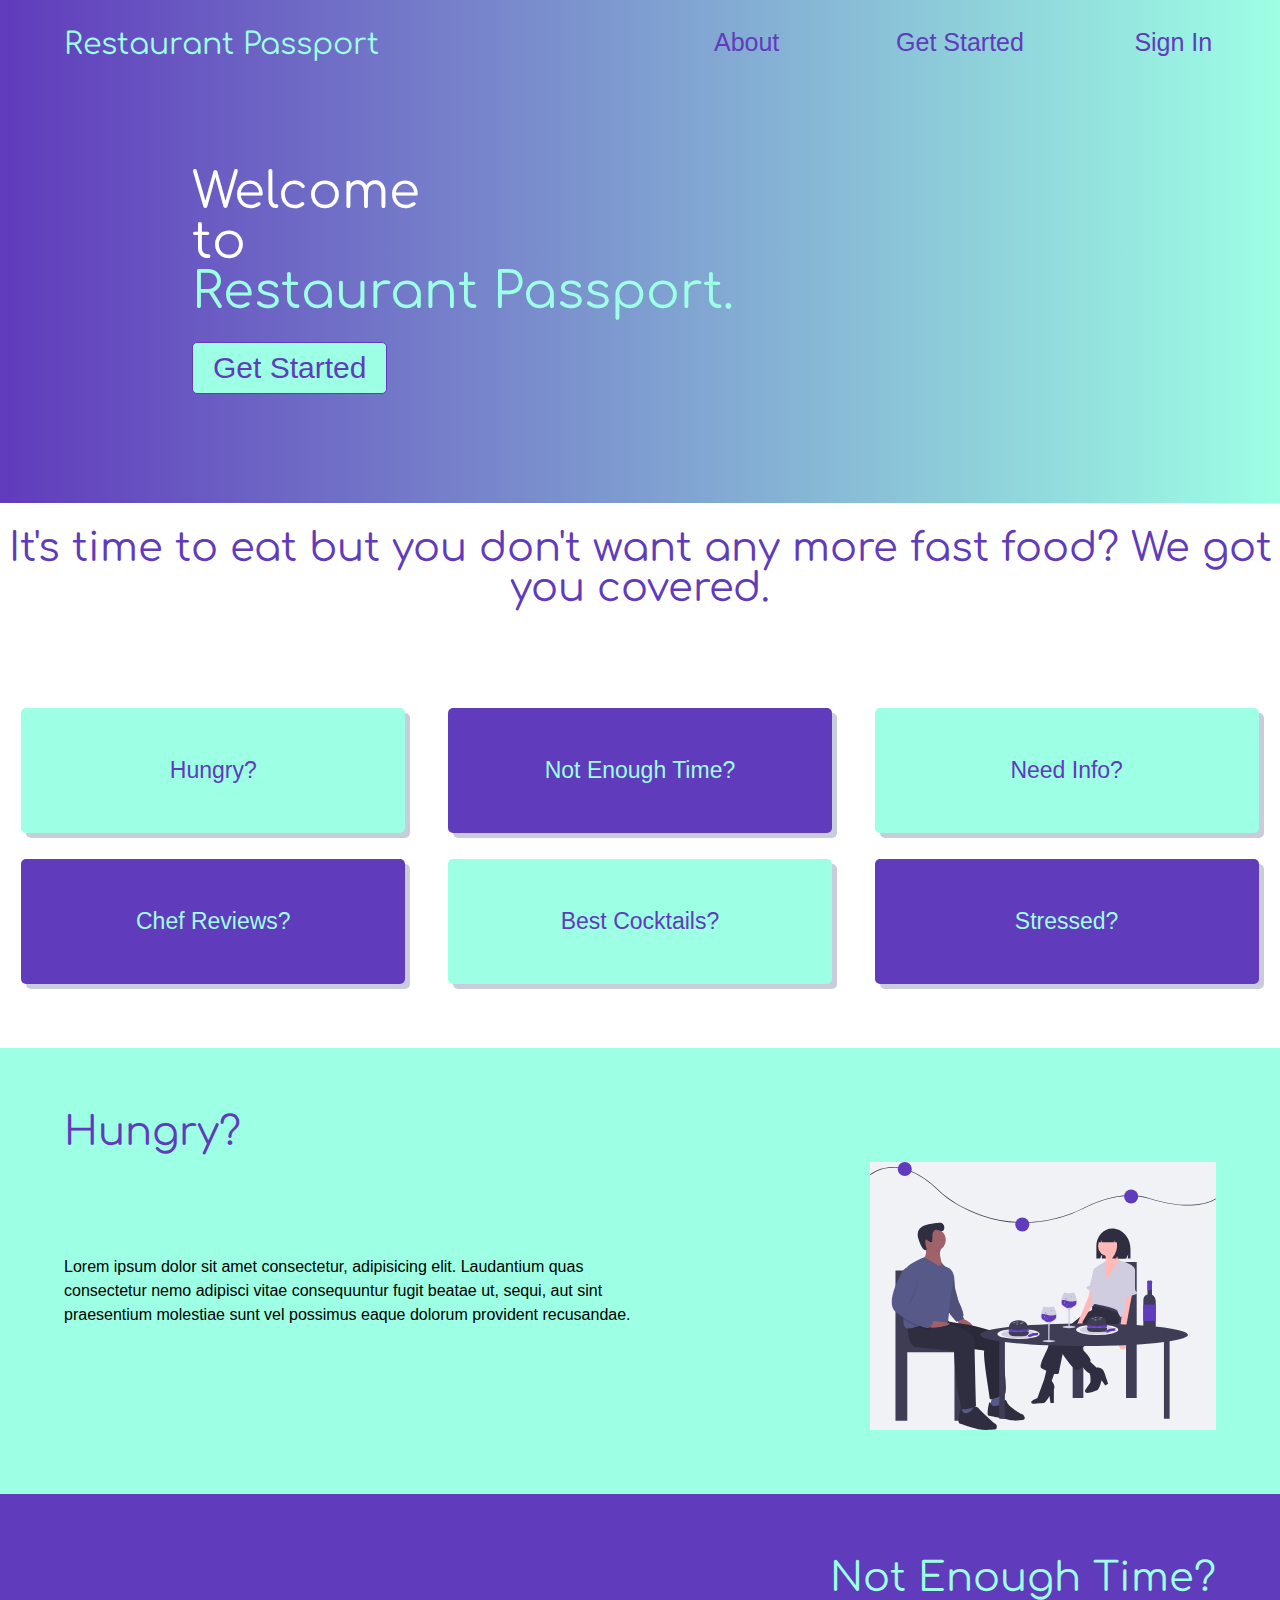
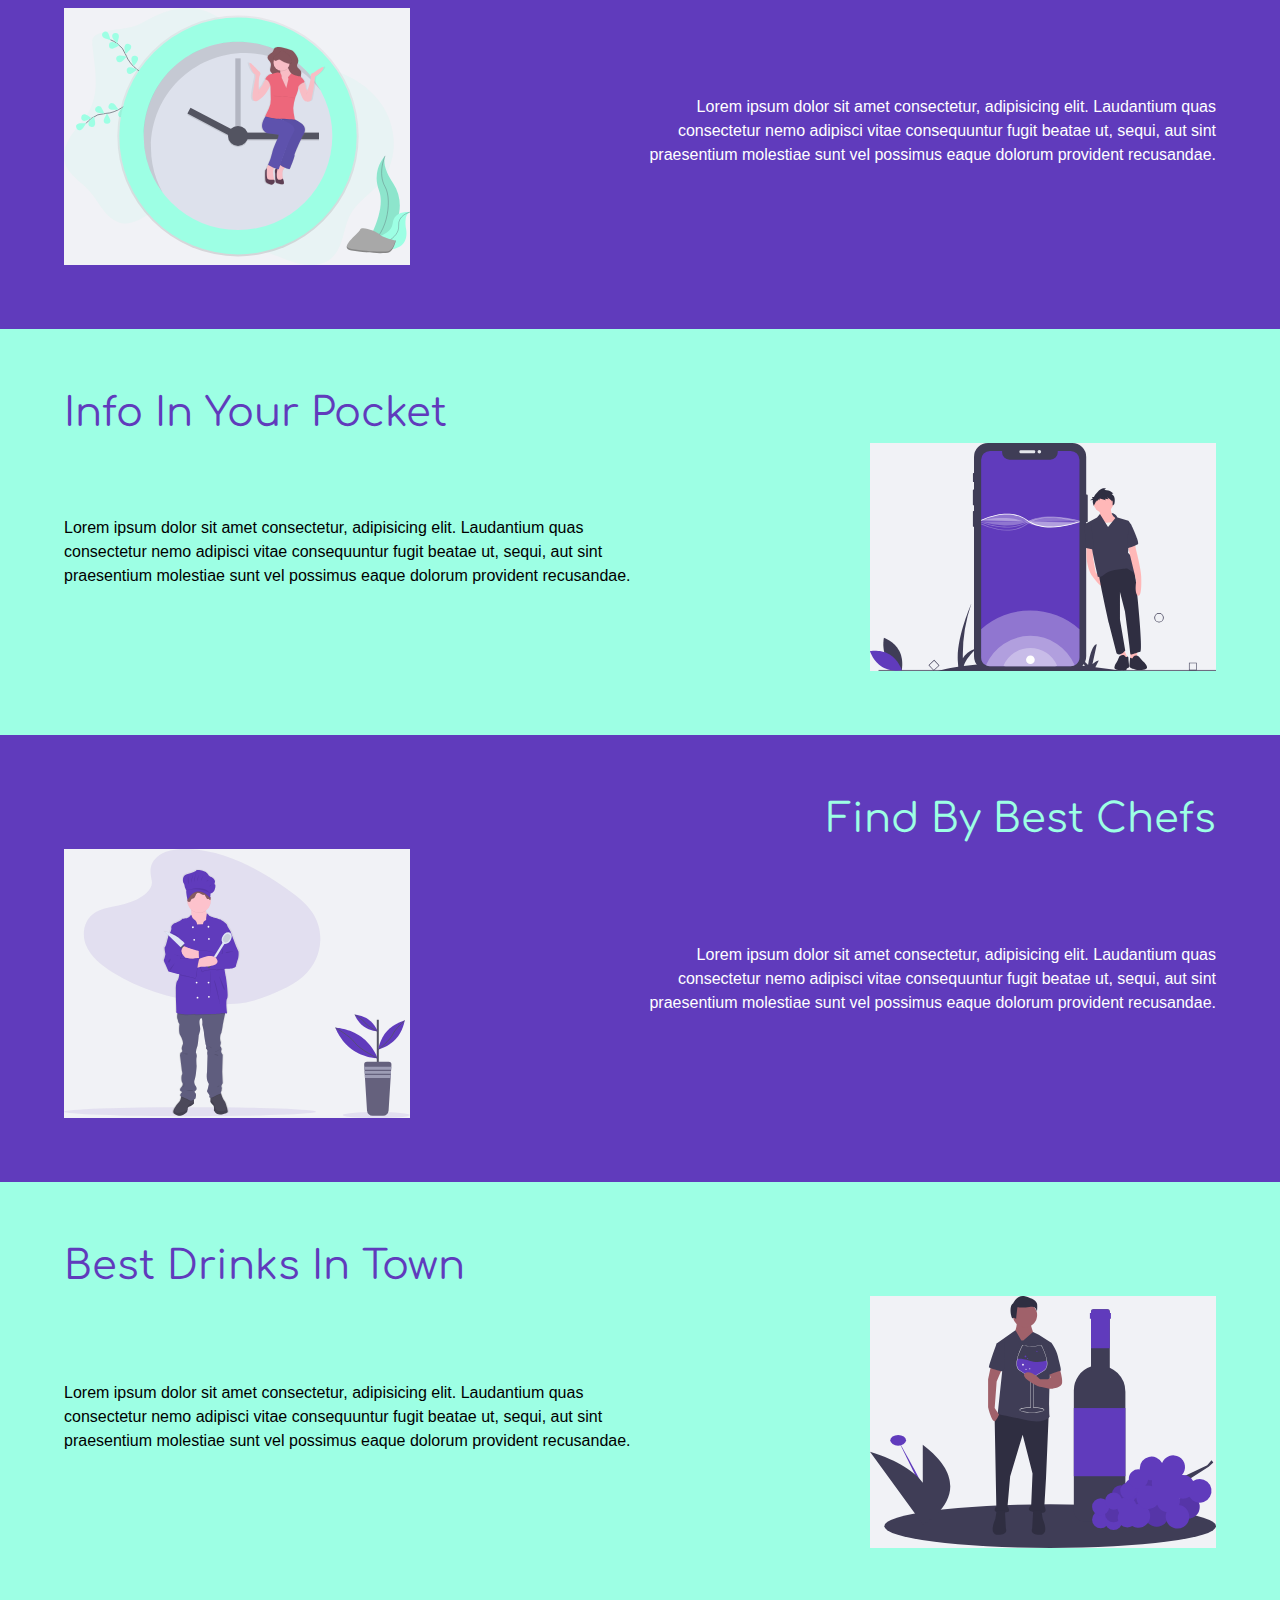
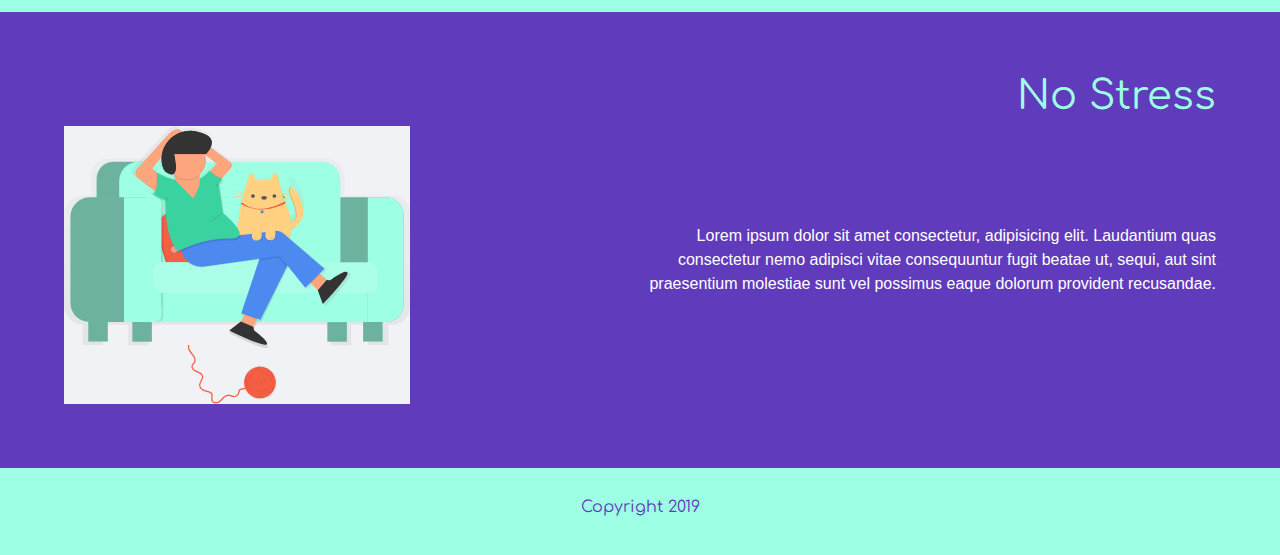
<file: index.html>
<!doctype html>

<html lang="en">

<head>
  <meta charset="utf-8">
  <meta name=viewport content="width=device-width, initial-scale=1.0">
  <link rel="stylesheet/less" type="text/css" href="styles.less" />

  <title>Restaurant Passport</title>

  <link rel="stylesheet" href="css/index.css">
  <link href="https://fonts.googleapis.com/css?family=Comfortaa&display=swap" rel="stylesheet">

  <!--[if lt IE 9]>
    <script src="https://cdnjs.cloudflare.com/ajax/libs/html5shiv/3.7.3/html5shiv.js"></script>
  <![endif]-->
</head>

<body>
    <div class="container-home">
        <!-- Navbar -->
        <header>
            <div class="navbar">
                <h1>Restaurant Passport <i class="fas fa-utensils"></i></h1>
                <nav>
                    <a href="aboutus.html">About</a>
                    <a href="#">Get Started</a>
                    <a href="#">Sign In</a>
                </nav>
            </div>
            <div class="welcome">
                <h2>Welcome <br> to <br> <span>Restaurant Passport.</span></h2>
                <a href="#">Get Started</a>
            </div>
        </header>
    </div>
    <div class="tabs-section">
        <h2>It's time to eat but you don't want any more fast food? We got you covered.</h2>
        <div class="tabs">
            <a href="#hungry" class="tab">Hungry?</a>
            <a href="#time" class="tab">Not Enough Time?</a>
            <a href="#info" class="tab">Need Info?</a>
            <a href="#chef" class="tab">Chef Reviews?</a>
            <a href="#drinks" class="tab">Best Cocktails?</a>
            <a href="#stress" class="tab">Stressed?</a>
        </div>
    </div>
    <div class="main-content">
        <section id="hungry">
            <h2>Hungry?</h2>
            <div class="info">
                <p>Lorem ipsum dolor sit amet consectetur, adipisicing elit. Laudantium quas consectetur nemo adipisci
                    vitae consequuntur fugit beatae ut, sequi, aut sint praesentium molestiae sunt vel possimus eaque
                    dolorum provident recusandae.</p>
                <img src="./images/undraw_special_event_4aj8.svg" alt="drawing of people eating">
            </div>
        </section>
        <section id="time">
            <h2>Not Enough Time?</h2>
            <div class="info">
                <img src="./images/undraw_time_management_30iu (1).svg"
                    alt="drawing of woman sitting on hand of a clocl">
                <p>Lorem ipsum dolor sit amet consectetur, adipisicing elit. Laudantium quas consectetur nemo adipisci
                    vitae consequuntur fugit beatae ut, sequi, aut sint praesentium molestiae sunt vel possimus eaque
                    dolorum provident recusandae.</p>
            </div>
        </section>
        <section id="info">
            <h2>Info In Your Pocket</h2>
            <div class="info">
                <p>Lorem ipsum dolor sit amet consectetur, adipisicing elit. Laudantium quas consectetur nemo adipisci
                    vitae consequuntur fugit beatae ut, sequi, aut sint praesentium molestiae sunt vel possimus eaque
                    dolorum provident recusandae.</p>
                <img src="./images/undraw_Mobile_application_mr4r.svg" alt="drawing of man standing beside phone">
            </div>
        </section>
        <section id="chef">
            <h2>Find By Best Chefs</h2>
            <div class="info">
                <img src="./images/undraw_Chef_cu0r.svg" alt="drawing of chef">
                <p>Lorem ipsum dolor sit amet consectetur, adipisicing elit. Laudantium quas consectetur nemo adipisci
                    vitae consequuntur fugit beatae ut, sequi, aut sint praesentium molestiae sunt vel possimus eaque
                    dolorum provident recusandae.</p>
            </div>
        </section>
        <section id="drinks">
            <h2>Best Drinks In Town</h2>
            <div class="info">
                <p>Lorem ipsum dolor sit amet consectetur, adipisicing elit. Laudantium quas consectetur nemo adipisci
                    vitae consequuntur fugit beatae ut, sequi, aut sint praesentium molestiae sunt vel possimus eaque
                    dolorum provident recusandae.</p>
                <img src="./images/undraw_wine_tasting_30vw.svg" alt="drawing of man holding wine glass">
            </div>
        </section>
        <section id="stress">
            <h2>No Stress</h2>
            <div class="info">
                <img src="./images/undraw_chilling_8tii (1).svg" alt="drawing of woman sitting on couch with dog">
                <p>Lorem ipsum dolor sit amet consectetur, adipisicing elit. Laudantium quas consectetur nemo adipisci
                    vitae consequuntur fugit beatae ut, sequi, aut sint praesentium molestiae sunt vel possimus eaque
                    dolorum provident recusandae.</p>
            </div>
            <a href="#">Get Started</a>
        </section>
    </div>
    <div class="footer-area">
        <h4>Copyright 2019</h4>
    </div>
</body>

</html>
</file>
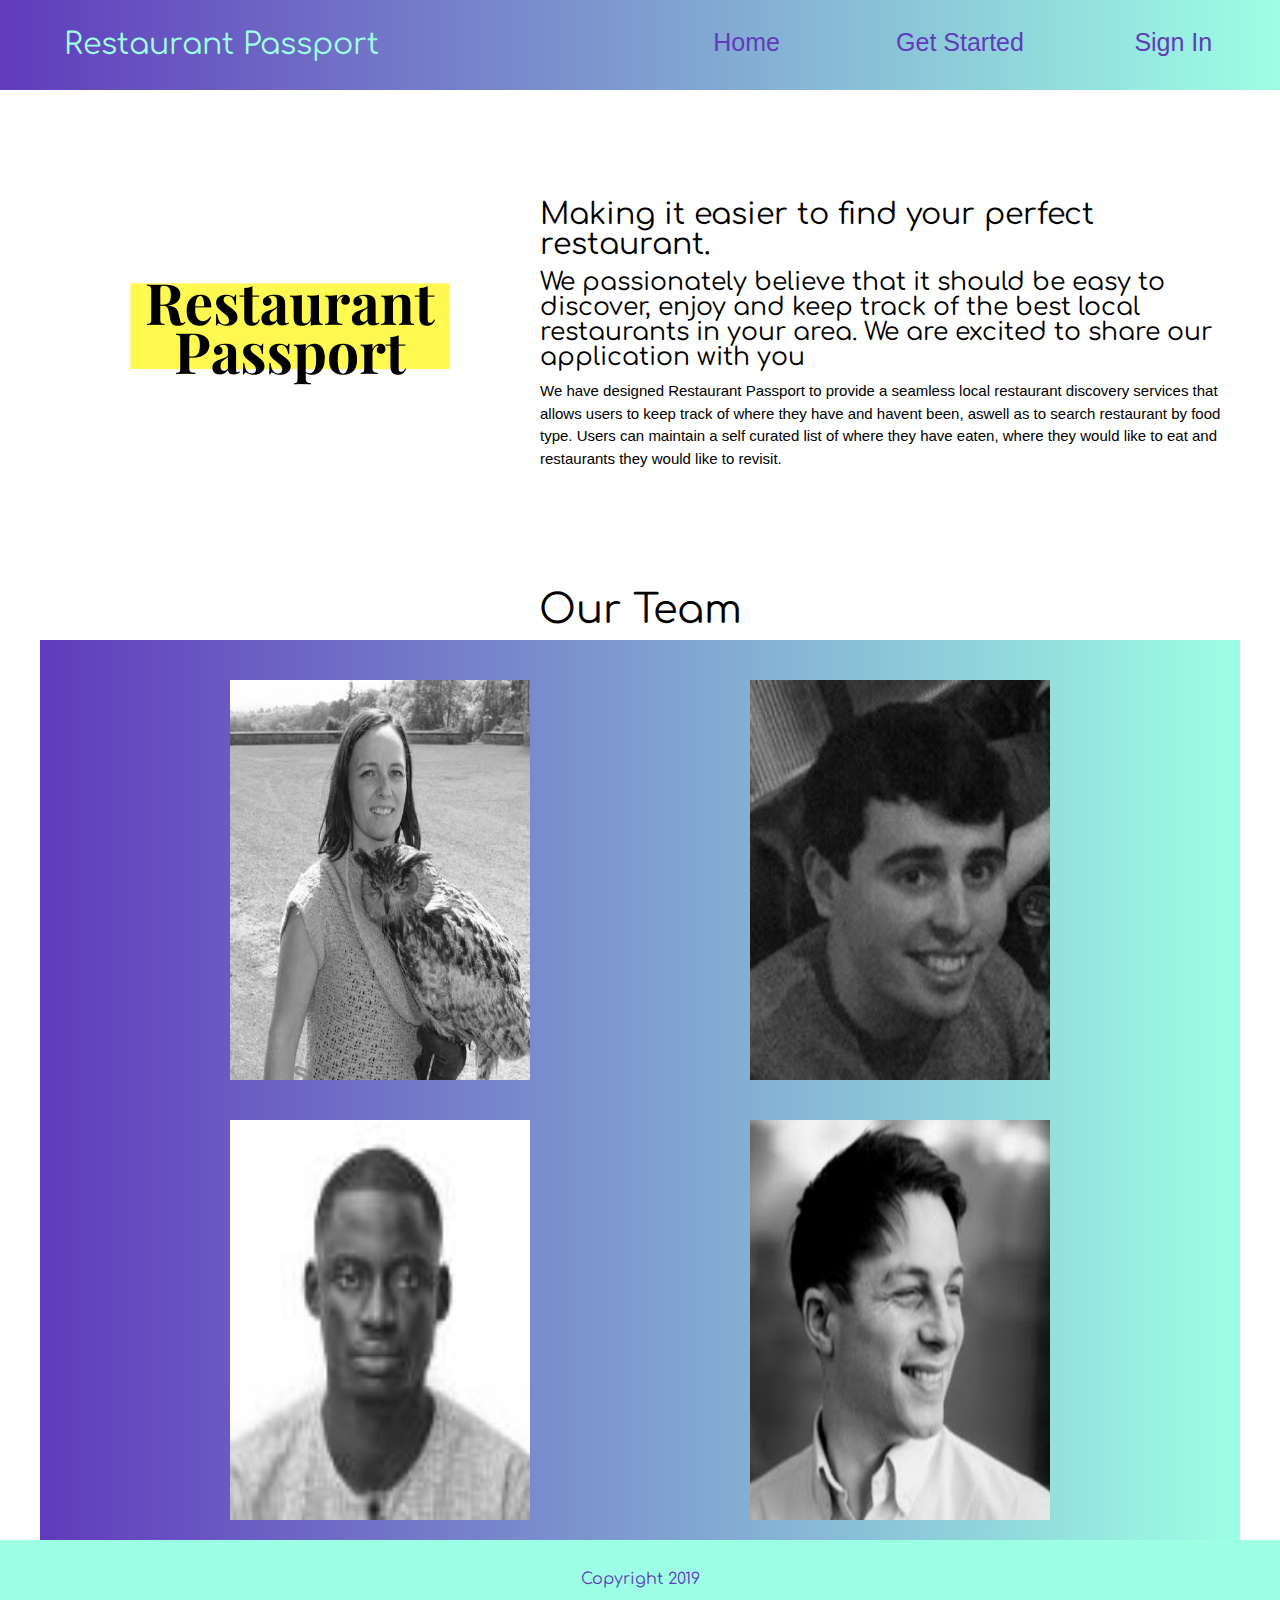
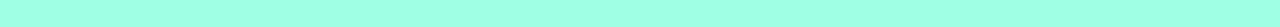
<file: aboutus.html>
<!DOCTYPE html>

<html lang="en">
  <head>
    <meta charset="utf-8" />
    <meta name="viewport" content="width=device-width, initial-scale=1.0" />
    <link rel="stylesheet/less" type="text/css" href="styles.less" />

    <title>Restaurant Passport</title>

    <link rel="stylesheet" href="css/index.css" />
    <link
      href="https://fonts.googleapis.com/css?family=Comfortaa&display=swap"
      rel="stylesheet"
    />

    <!--[if lt IE 9]>
      <script src="https://cdnjs.cloudflare.com/ajax/libs/html5shiv/3.7.3/html5shiv.js"></script>
    <![endif]-->
  </head>

  <body>
      <header>
          <div class="navbar">
              <h1>Restaurant Passport <i class="fas fa-utensils"></i></h1>
              <nav>
                  <a href="index.html">Home</a>
                  <a href="#">Get Started</a>
                  <a href="#">Sign In</a>
              </nav>
          </div>
      </header>
    <div class="container">
      <!-- Navbar -->
      <section class="middle-content">
          <section class="about">
              <img class="banner" src="/images/Restaurant Passport Logo.png" alt="logo image">
              <div class='description'>
                <h1> Making it easier to find your perfect restaurant.</h1><br>
                <h3>We passionately believe that it should be easy to discover, enjoy and keep track of the best local restaurants in your area. We are excited to share our application with you</h3><br>
                <p>We have designed Restaurant Passport to provide a seamless local restaurant discovery services that allows users to keep track of where they have and havent been, aswell as to search restaurant by food type. Users can maintain a self curated list of where they have eaten, where they would like to eat and restaurants they would like to revisit.</p>
              </div>
            </section>
            <div class="headline">
              <h2>Our Team</h2>
            </div>
            <section class="who-we-are">
              <div class='top-two'>
                <div class="ima
                  ge-area">
                <div class="team-member">
                        <div class="img-wrapper">
                            <img src="/images/Lisa.jpeg" alt="image of Lisa" />
                          <h2>Lisa Wilton</h2>
                          <ul>
                            <li><a href="https://github.com/Ziggyss"><i class="fab fa-github"></i></a></li>
                          </ul>
                        </div>
                      </div>
                    </div>
                    <div class="ima
                  ge-area">
                      <div class="team-member">
                        <div class="img-wrapper">
                            <img src="/images/Samuel.jpeg" alt="image of Samuel" />
                            <h2>Samuel Mpere Annor</h2>
                            <ul>
                              <li><a href="https://github.com/mpereannor"><i class="fab fa-github"></i></a></li>
                            </ul>
                            </div>
                          </div>
                          </div>
                        </div>
                          <div class='bottom-two'>
                            <div class="team-member">
                              <div class="img-wrapper">
                                <img src="/images/me.png" alt="image of Darragh" />
                                  <h2>Darragh Ferry</h2>
                                   <ul>
                            <li><a href="https://github.com/Darragh1996"><i class="fab fa-github"></i></a></li>
                          </ul>
                        </div>
                      </div>

                    <div class="team-member">
                        <div class="img-wrapper">
                            <img src="/images/max.jpg" alt="image of Max" />
                            <h2>Maxwell Beard</h2>
                             <ul>
                      <li><a href="https://github.com/maxjamb"><i class="fab fa-github"></i></a></li>
                    </ul>
                  </div>
                </div>
              </div>
            </section>
        </section>
      </div>
          <div class="footer-area">
            <h4>Copyright 2019</h4>
          </div>
  </body>
</html>
</file>
<file: css/index.css>
.header-footer-area {
  width: 100%;
  padding: 30px 0;
  color: #603bbc;
}
.get-started {
  text-decoration: none;
  text-align: center;
  font-size: 3rem;
  background-color: #9dffe4;
  padding: 10px 20px;
  border: 1px solid #603bbc;
  border-radius: 5px;
  margin: 15px 0;
  color: #603bbc;
  transition: 0.5s;
}
.get-started:hover {
  background-color: #ffffff;
  transition: 0.5s;
}
/* http://meyerweb.com/eric/tools/css/reset/ 
   v2.0 | 20110126
   License: none (public domain)
*/
html,
body,
div,
span,
applet,
object,
iframe,
h1,
h2,
h3,
h4,
h5,
h6,
p,
blockquote,
pre,
a,
abbr,
acronym,
address,
big,
cite,
code,
del,
dfn,
em,
img,
ins,
kbd,
q,
s,
samp,
small,
strike,
strong,
sub,
sup,
tt,
var,
b,
u,
i,
center,
dl,
dt,
dd,
ol,
ul,
li,
fieldset,
form,
label,
legend,
table,
caption,
tbody,
tfoot,
thead,
tr,
th,
td,
article,
aside,
canvas,
details,
embed,
figure,
figcaption,
footer,
header,
hgroup,
menu,
nav,
output,
ruby,
section,
summary,
time,
mark,
audio,
video {
  margin: 0;
  padding: 0;
  border: 0;
  font-size: 100%;
  font: inherit;
  vertical-align: baseline;
}
/* HTML5 display-role reset for older browsers */
article,
aside,
details,
figcaption,
figure,
footer,
header,
hgroup,
menu,
nav,
section {
  display: block;
}
body {
  line-height: 1;
}
ol,
ul {
  list-style: none;
}
blockquote,
q {
  quotes: none;
}
blockquote:before,
blockquote:after,
q:before,
q:after {
  content: "";
  content: none;
}
table {
  border-collapse: collapse;
  border-spacing: 0;
}
* {
  box-sizing: border-box;
}
html {
  font-size: 62.5%;
}
.container-home {
  width: 100%;
  margin: 0 auto;
}
html,
body {
  font-family: "Roboto", sans-serif;
}
h1,
h2,
h3,
h4,
h5 {
  font-family: "Comfortaa", cursive;
}
h1 {
  font-size: 3rem;
}
h2 {
  font-size: 4rem;
  padding-bottom: 10px;
}
h4 {
  font-size: 1.6rem;
  padding-bottom: 10px;
}
p {
  line-height: 1.5;
  font-size: 1.6rem;
  padding-bottom: 10px;
}
img {
  max-width: 100%;
  height: auto;
}
header {
  background-image: linear-gradient(to right, #603bbc, #9dffe4);
}
header .welcome {
  display: flex;
  flex-direction: column;
  flex-wrap: wrap;
  justify-content: center;
  align-items: flex-start;
  margin-left: 15%;
  margin-top: 6%;
}
@media (max-width: 1200px) {
  header .welcome {
    display: flex;
    flex-direction: column;
    flex-wrap: wrap;
    justify-content: center;
    align-items: center;
    margin: 3% auto;
    text-align: center;
  }
}
header .welcome h2 {
  color: white;
  font-size: 5rem;
}
header .welcome h2 span {
  color: #9dffe4;
}
header .welcome a {
  text-decoration: none;
  text-align: center;
  font-size: 3rem;
  background-color: #9dffe4;
  padding: 10px 20px;
  border: 1px solid #603bbc;
  border-radius: 5px;
  margin: 15px 0;
  color: #603bbc;
  transition: 0.5s;
  margin-bottom: 10%;
}
header .welcome a:hover {
  background-color: #ffffff;
  transition: 0.5s;
}
header .navbar {
  display: flex;
  flex-direction: row;
  flex-wrap: nowrap;
  justify-content: space-between;
  align-items: flex-start;
  width: 100%;
  padding: 30px 0;
  color: #603bbc;
}
@media (max-width: 1200px) {
  header .navbar {
    display: flex;
    flex-direction: column;
    flex-wrap: nowrap;
    justify-content: center;
    align-items: center;
  }
}
header .navbar h1 {
  color: #9dffe4;
  margin-left: 5%;
  transition: 0.5s;
}
header .navbar h1:hover {
  color: #ffffff;
  transition: 0.5s;
  cursor: pointer;
}
@media (max-width: 1200px) {
  header .navbar h1 {
    margin-top: -15px;
    margin-bottom: 15px;
  }
}
header .navbar nav {
  width: 50%;
  display: flex;
  flex-direction: row;
  flex-wrap: nowrap;
  justify-content: space-between;
  align-items: center;
}
@media (max-width: 1200px) {
  header .navbar nav {
    width: 100%;
  }
}
@media (max-width: 500px) {
  header .navbar nav {
    display: flex;
    flex-direction: column;
    flex-wrap: nowrap;
    justify-content: space-between;
    align-items: center;
  }
}
header .navbar nav a {
  width: 100%;
  font-size: 2.5rem;
  text-decoration: none;
  color: #603bbc;
  text-align: center;
  transition: 1s;
}
@media (max-width: 1200px) {
  header .navbar nav a {
    color: black;
  }
}
header .navbar nav a:hover {
  color: #ffffff;
  transition: 0.5s;
}
@media (max-width: 500px) {
  header .navbar nav a {
    font-size: 3rem;
    margin: 5% 0;
    color: #603bbc;
  }
}
.footer-area {
  width: 100%;
  padding: 30px 0;
  color: #603bbc;
  text-align: center;
  border-top: 1px solid #9dffe4;
  background-color: #9dffe4;
}
.tabs-section h2 {
  color: #603bbc;
  text-align: center;
  margin-top: 2%;
}
@media (max-width: 500px) {
  .tabs-section h2 {
    display: none;
  }
}
.tabs-section .tabs {
  margin: 5% 0;
  width: 100%;
  display: flex;
  flex-direction: row;
  flex-wrap: nowrap;
  justify-content: space-around;
  align-items: stretch;
}
@media (max-width: 1500px) {
  .tabs-section .tabs {
    display: flex;
    flex-direction: row;
    flex-wrap: wrap;
    justify-content: space-around;
    align-items: center;
  }
}
.tabs-section .tabs a {
  box-shadow: 5px 5px #c9ccda;
  width: 15%;
  text-decoration: none;
  text-align: center;
  font-size: 2.3rem;
  background-color: #9dffe4;
  padding: 4% 0;
  border-radius: 5px;
  color: #603bbc;
  transition: 0.5s;
}
@media (max-width: 1500px) {
  .tabs-section .tabs a {
    width: 30%;
    margin-top: 2%;
  }
}
@media (max-width: 1200px) {
  .tabs-section .tabs a {
    width: 40%;
    margin-top: 2%;
  }
}
@media (max-width: 500px) {
  .tabs-section .tabs a {
    width: 80%;
    margin-top: 2%;
  }
}
.tabs-section .tabs a:nth-child(2n) {
  background-color: #603bbc;
  color: #9dffe4;
}
.tabs-section .tabs a:hover {
  box-shadow: 0px 0px;
  transition: 0.5s;
}
.main-content {
  display: flex;
  flex-direction: column;
  flex-wrap: wrap;
  justify-content: space-around;
  align-items: center;
}
.main-content section {
  background-color: white;
  width: 100%;
  padding: 5%;
  background-color: #9dffe4;
}
.main-content section:nth-child(2n) {
  text-align: right;
  background-color: #603bbc;
  color: white;
}
.main-content section:nth-child(2n) h2 {
  color: #9dffe4;
}
@media (max-width: 500px) {
  .main-content section:nth-child(2n) {
    text-align: center;
  }
}
.main-content section h2 {
  color: #603bbc;
}
@media (max-width: 500px) {
  .main-content section {
    text-align: center;
  }
}
.main-content section .info {
  display: flex;
  flex-direction: row;
  flex-wrap: nowrap;
  justify-content: space-between;
  align-items: center;
}
.main-content section .info img {
  width: 30%;
}
@media (max-width: 500px) {
  .main-content section .info img {
    display: none;
  }
}
.main-content section .info p {
  margin-right: 2%;
  width: 50%;
}
.main-content section .info p:nth-child(2n) {
  text-align: right;
  margin-right: 0;
}
@media (max-width: 500px) {
  .main-content section .info p:nth-child(2n) {
    text-align: center;
  }
}
@media (max-width: 500px) {
  .main-content section .info p {
    text-align: center;
    width: 100%;
  }
}
.main-content section a {
  text-decoration: none;
  font-size: 3rem;
  background-color: #9dffe4;
  padding: 10px 20px;
  border: 1px solid #603bbc;
  border-radius: 5px;
  margin: 15px 0;
  color: #603bbc;
  transition: 0.5s;
  width: 30%;
  margin: 0 auto;
  display: none;
  text-align: center;
}
.main-content section a:hover {
  background-color: #ffffff;
  transition: 0.5s;
}
@media (max-width: 1200px) {
  .main-content section a {
    display: block;
  }
}
@media (max-width: 500px) {
  .main-content section a {
    width: 50%;
  }
}
.container {
  max-width: 1200px;
  margin: 0 auto;
}
.middle-content .about {
  display: flex;
}
@media (max-width: 500px) {
  .middle-content .about {
    display: flex;
    flex-direction: column;
    flex-wrap: nowrap;
    justify-content: space-around;
    align-items: center;
  }
}
.middle-content .about .description {
  background-color: white;
  display: flex;
  flex-direction: column;
  justify-content: center;
}
.middle-content .about h3 {
  font-size: 2.5rem;
}
.middle-content .about p {
  font-size: 1.5rem;
}
.headline {
  display: flex;
  justify-content: center;
  background: white;
}
.who-we-are {
  display: flex;
  justify-content: center;
  align-content: space-between;
  flex-wrap: wrap;
  max-width: 1200px;
  height: auto;
  margin: 0 auto;
  background: linear-gradient(to right, #603bbc, #9dffe4);
}
@media (max-width: 500px) {
  .who-we-are {
    display: flex;
    flex-direction: column;
    flex-wrap: nowrap;
    justify-content: space-around;
    align-items: center;
  }
}
.who-we-are .top-two {
  width: 35%;
  margin-right: 5rem;
  margin-left: 5rem;
}
@media (max-width: 500px) {
  .who-we-are .top-two {
    margin: 0 auto;
    width: 100%;
  }
}
@media (max-width: 500px) {
  .who-we-are .top-two .team-member .img-wrapper {
    margin: 0 auto;
  }
}
.who-we-are .bottom-two {
  margin-right: 5rem;
  margin-left: 5rem;
}
@media (max-width: 500px) {
  .who-we-are .bottom-two {
    margin: 0 auto;
  }
}
.who-we-are .team-member {
  display: flex;
  height: auto;
  flex-direction: column;
  justify-content: space-around;
  margin-top: 4rem;
  margin-bottom: 2rem;
}
.who-we-are img {
  max-height: 400px;
  min-height: 400px;
  width: auto;
  height: 0 auto;
  perspective: 1000px;
}
.who-we-are p {
  font-size: 2rem;
  min-height: 20rem;
  background-color: #9dffe4;
  color: #603bbc;
  display: flex;
  align-content: center;
  justify-content: center;
}
img {
  background: #f1f2f6;
  margin: 0;
  padding: 0;
}
.image-area {
  top: 50%;
  left: 50%;
  transform: translate(-50%, -50%);
  position: absolute;
}
.img-wrapper {
  width: 300px;
  height: 400px;
  position: relative;
  overflow: hidden;
}
.img-wrapper:before {
  content: '';
  position: absolute;
  top: 0;
  left: 180%;
  height: 100%;
  width: 100%;
  background: rgba(255, 255, 255, 0.3);
  z-index: 1;
  transform: skew(45deg);
  transition: 0.5s;
}
.img-wrapper:hover:before {
  left: -180%;
}
.img-wrapper img {
  height: 400px;
  width: 300px;
  filter: grayscale(100%);
  transition: 2s;
}
.img-wrapper:hover img {
  filter: grayscale(0%);
  transform: scale(1.1);
}
.img-wrapper h2 {
  background: #603bbc;
  font-family: Poppins;
  color: #fff;
  text-align: center;
  text-transform: uppercase;
  margin: 0;
  padding: 10px 0;
  position: absolute;
  bottom: 0;
  width: 100%;
  transform: perspective(400px) rotateY(90deg);
  transform-origin: right;
  transition: 1s;
}
.img-wrapper:hover h2 {
  transform: perspective(400px) rotateY(0deg);
}
.img-wrapper ul {
  position: absolute;
  top: 0;
  left: 0;
  margin: 0;
  padding: 0;
  list-style: none;
  background: rgba(255, 255, 255, 0);
}
.img-wrapper ul li {
  background: #333;
  height: 40px;
  width: 40px;
  text-align: center;
  line-height: 40px;
  transform: perspective(800px) rotateY(90deg);
  transition: 0.5s;
  transform-origin: left;
}
.img-wrapper:hover ul li {
  transform: perspective(800px) rotateY(0deg);
}
.img-wrapper:hover ul li:nth-child(1) {
  transition-delay: 0.2s;
}
.img-wrapper:hover ul li:nth-child(2) {
  transition-delay: 0.6s;
}
.img-wrapper:hover ul li:nth-child(3) {
  transition-delay: 0.8s;
}
.img-wrapper:hover ul li:nth-child(4) {
  transition-delay: 1s;
}
.img-wrapper ul li a {
  color: #603bbc;
  background: rgba(255, 255, 255, 0);
}
.img-wrapper ul li i {
  color: #603bbc;
  background: rgba(255, 255, 255, 0);
}
.img-wrapper ul li i:hover {
  color: #fff;
  background: rgba(255, 255, 255, 0);
}
</file>
